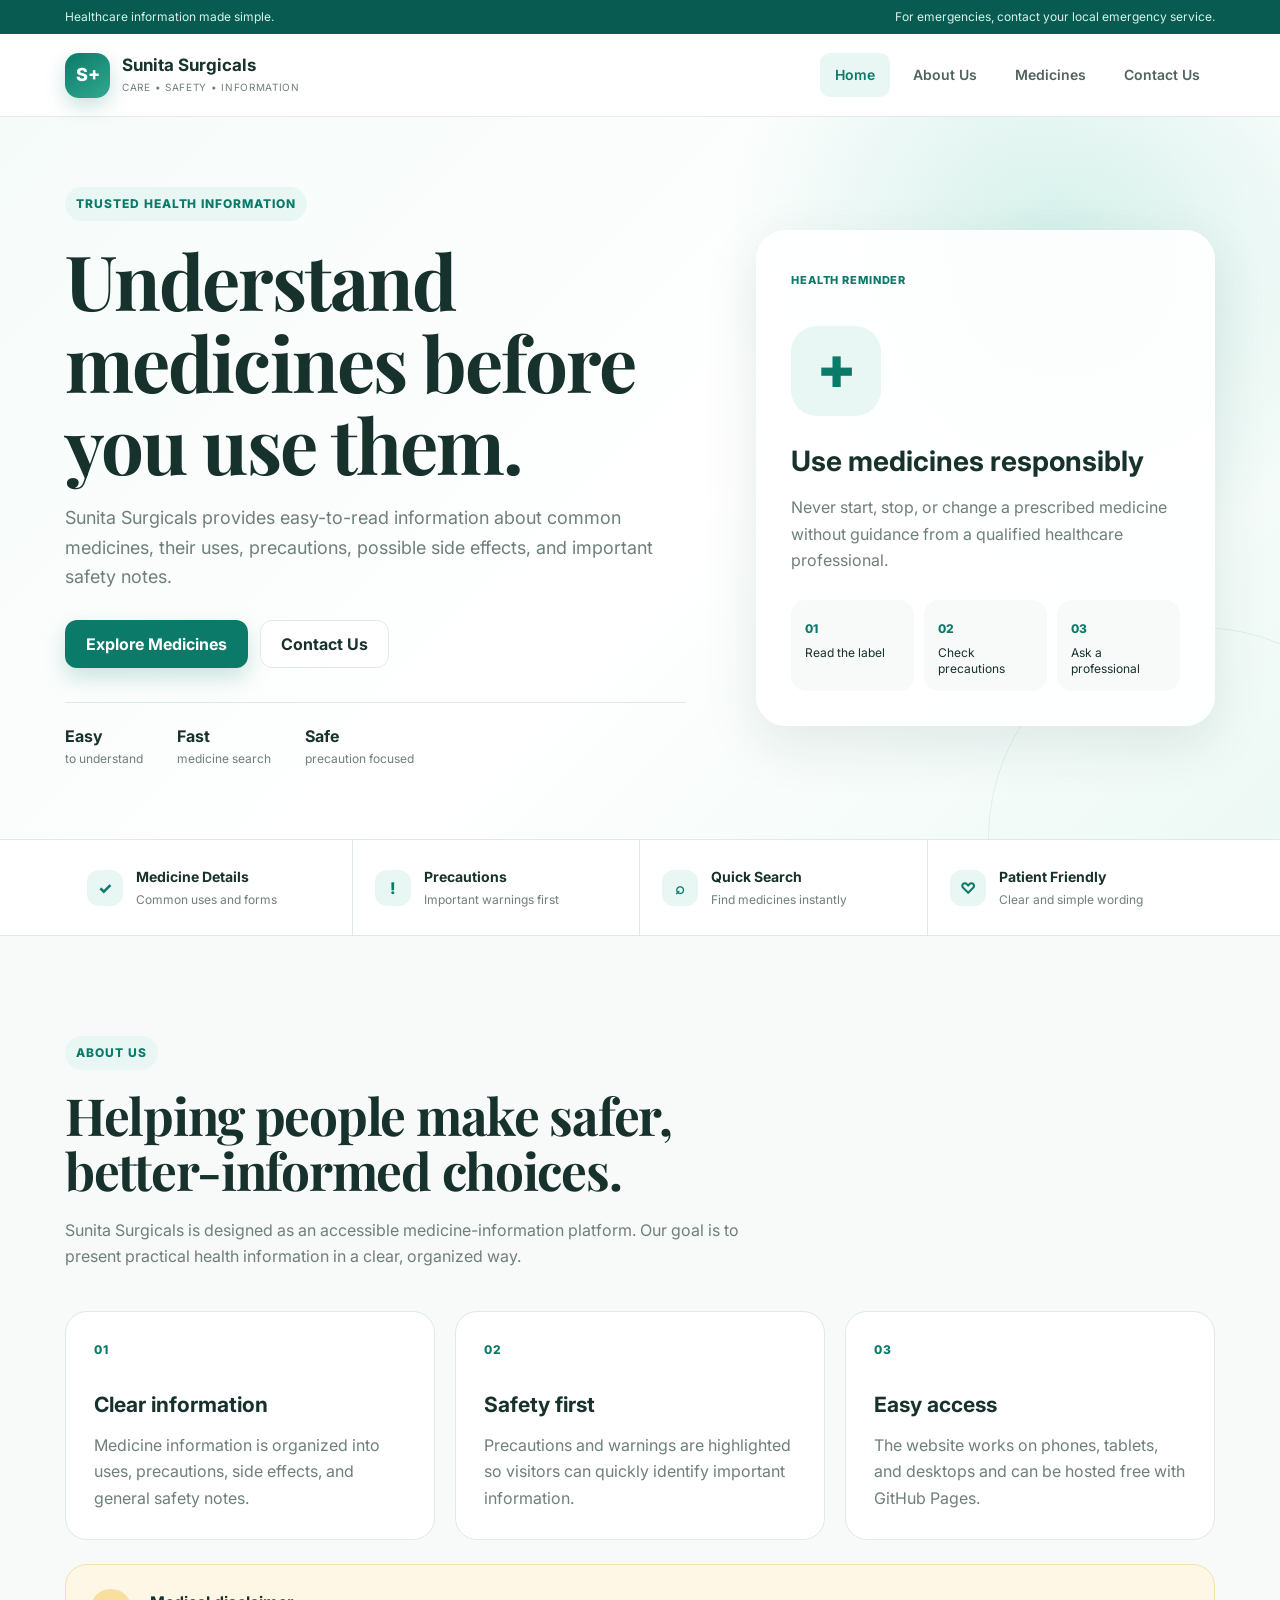
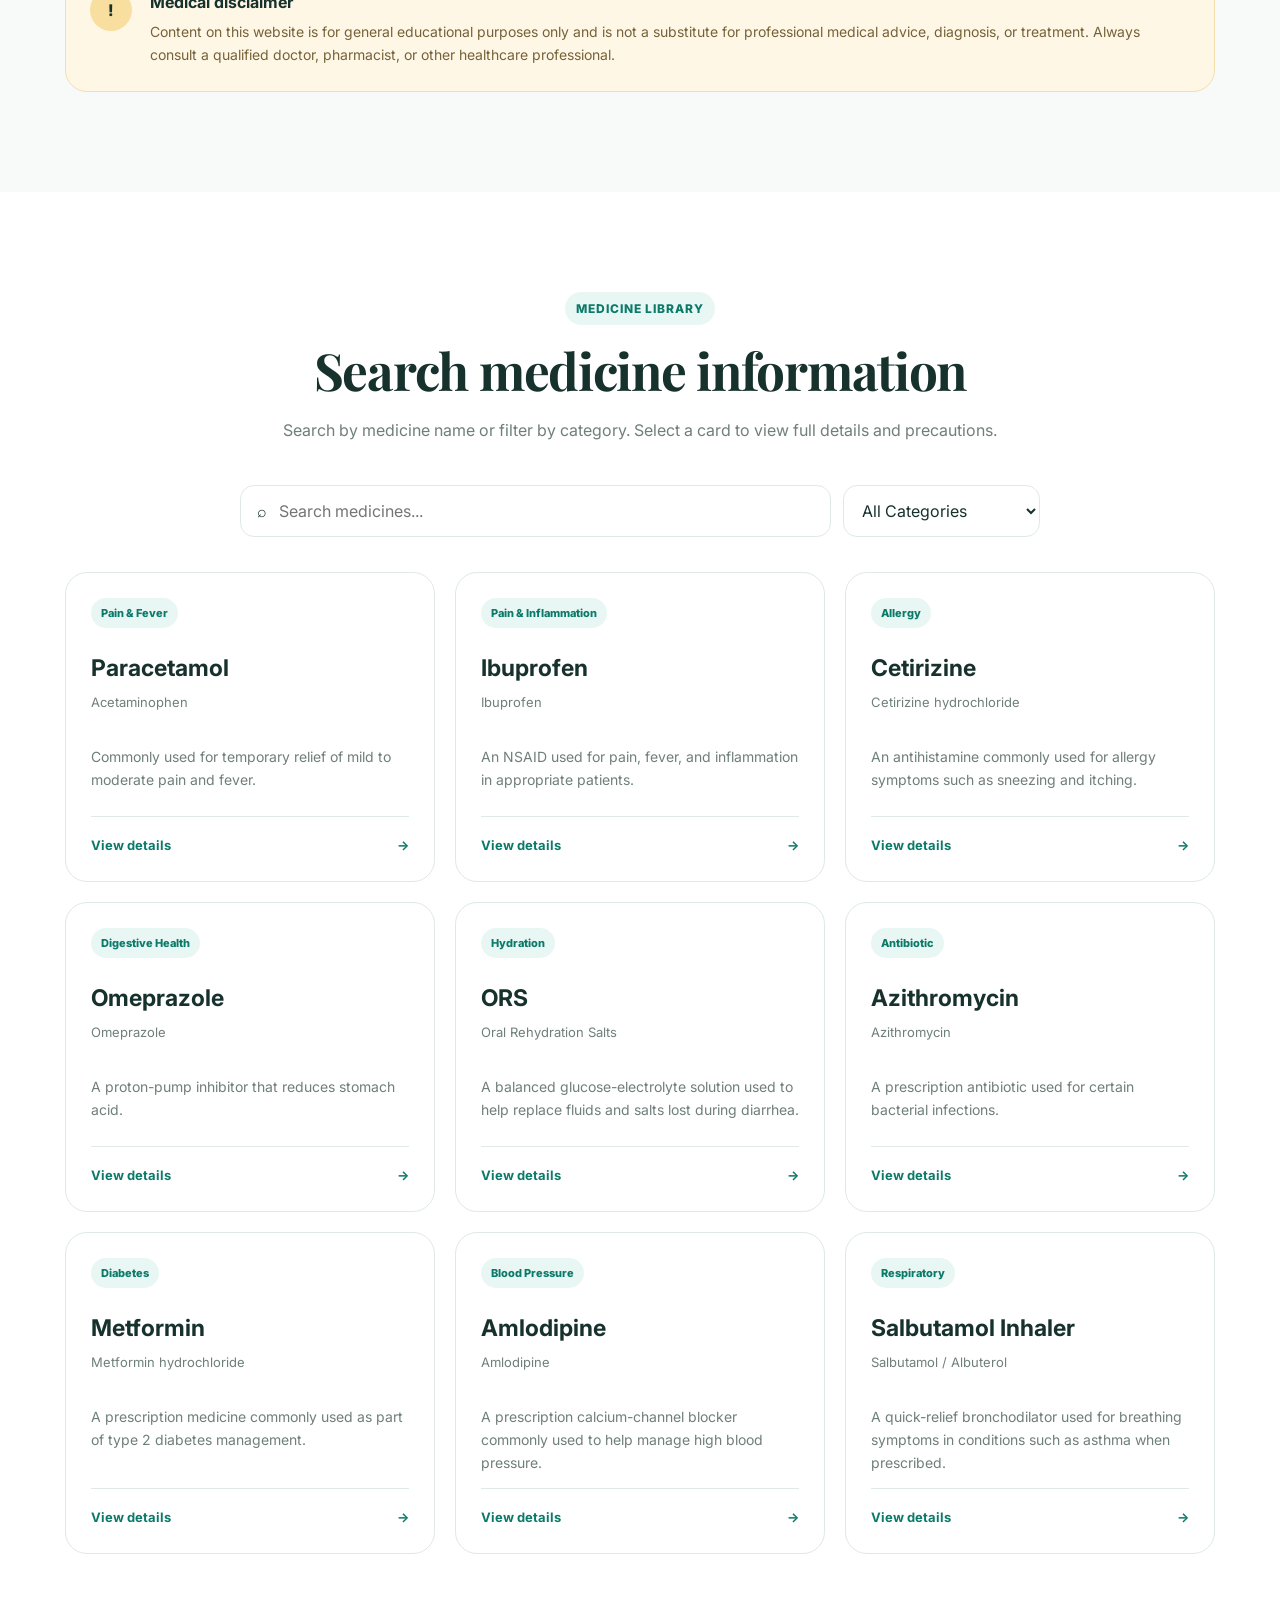
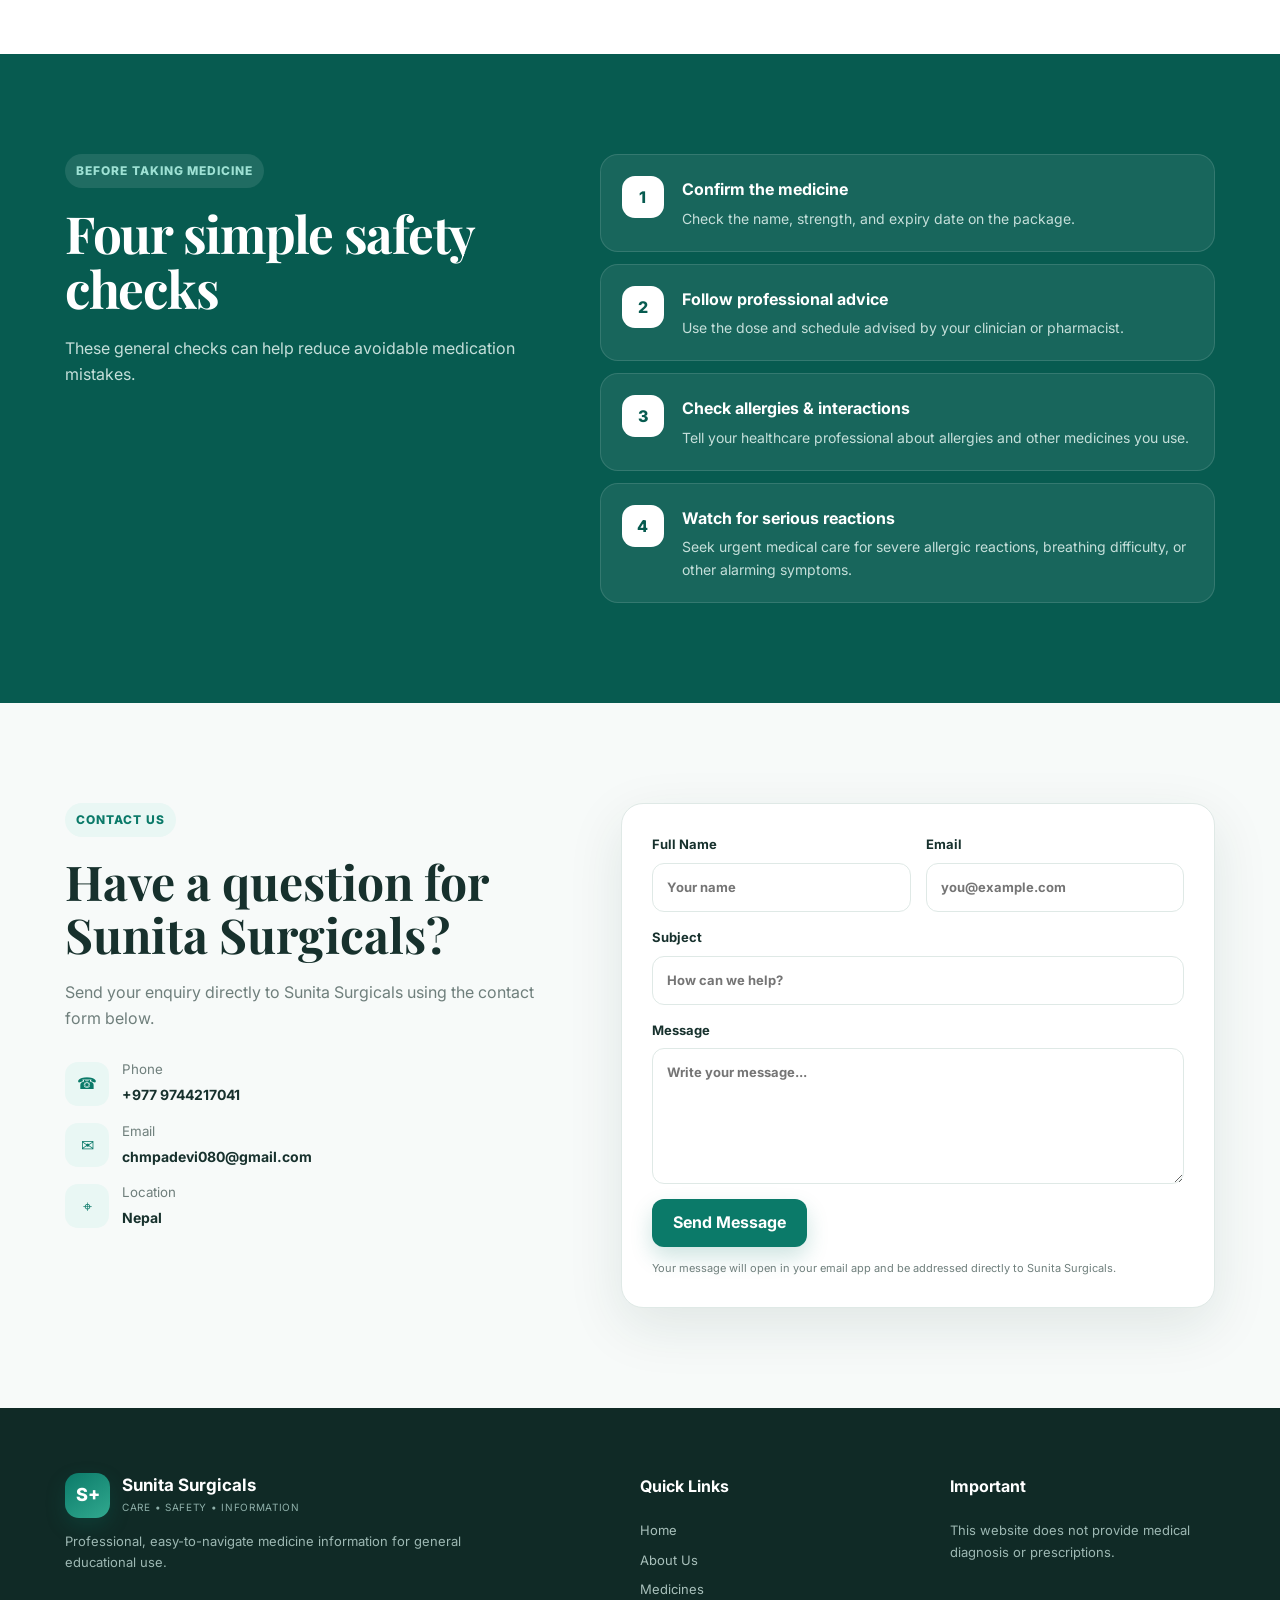
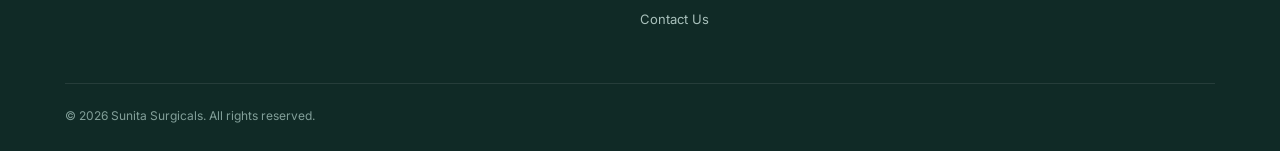
<file: index.html>
<!DOCTYPE html>
<html lang="en">
<head>
  <meta charset="UTF-8" />
  <meta name="viewport" content="width=device-width, initial-scale=1.0" />
  <meta name="description" content="Sunita Surgicals - medicine information, precautions, and healthcare guidance." />
  <title>Sunita Surgicals | Medicine Information & Precautions</title>
  <link rel="preconnect" href="https://fonts.googleapis.com">
  <link rel="preconnect" href="https://fonts.gstatic.com" crossorigin>
  <link href="https://fonts.googleapis.com/css2?family=Inter:wght@400;500;600;700;800&family=Playfair+Display:wght@700&display=swap" rel="stylesheet">
  <link rel="stylesheet" href="assets/css/style.css" />
</head>
<body>
  <div class="top-strip">
    <div class="container top-strip-inner">
      <span>Healthcare information made simple.</span>
      <span>For emergencies, contact your local emergency service.</span>
    </div>
  </div>

  <header class="site-header" id="siteHeader">
    <div class="container nav-wrap">
      <a class="brand" href="#home" aria-label="Sunita Surgicals home">
        <div class="brand-mark">S+</div>
        <div>
          <strong>Sunita Surgicals</strong>
          <small>Care • Safety • Information</small>
        </div>
      </a>

      <button class="menu-toggle" id="menuToggle" aria-label="Open navigation" aria-expanded="false">
        <span></span><span></span><span></span>
      </button>

      <nav class="nav-links" id="navLinks">
        <a href="#home" class="nav-link active">Home</a>
        <a href="#about" class="nav-link">About Us</a>
        <a href="#medicines" class="nav-link">Medicines</a>
        <a href="#contact" class="nav-link">Contact Us</a>
      </nav>
    </div>
  </header>

  <main>
    <section id="home" class="hero section-anchor">
      <div class="container hero-grid">
        <div class="hero-copy reveal">
          <div class="eyebrow">Trusted health information</div>
          <h1>Understand medicines before you use them.</h1>
          <p>
            Sunita Surgicals provides easy-to-read information about common medicines,
            their uses, precautions, possible side effects, and important safety notes.
          </p>
          <div class="hero-actions">
            <a href="#medicines" class="btn btn-primary">Explore Medicines</a>
            <a href="#contact" class="btn btn-secondary">Contact Us</a>
          </div>
          <div class="trust-row">
            <div><strong>Easy</strong><span>to understand</span></div>
            <div><strong>Fast</strong><span>medicine search</span></div>
            <div><strong>Safe</strong><span>precaution focused</span></div>
          </div>
        </div>

        <div class="hero-card reveal">
          <div class="hero-card-badge">Health Reminder</div>
          <div class="medical-icon">✚</div>
          <h3>Use medicines responsibly</h3>
          <p>Never start, stop, or change a prescribed medicine without guidance from a qualified healthcare professional.</p>
          <div class="mini-stats">
            <div><span>01</span><p>Read the label</p></div>
            <div><span>02</span><p>Check precautions</p></div>
            <div><span>03</span><p>Ask a professional</p></div>
          </div>
        </div>
      </div>
    </section>

    <section class="info-bar">
      <div class="container info-grid">
        <div class="info-item reveal"><span>✓</span><div><strong>Medicine Details</strong><p>Common uses and forms</p></div></div>
        <div class="info-item reveal"><span>!</span><div><strong>Precautions</strong><p>Important warnings first</p></div></div>
        <div class="info-item reveal"><span>⌕</span><div><strong>Quick Search</strong><p>Find medicines instantly</p></div></div>
        <div class="info-item reveal"><span>♡</span><div><strong>Patient Friendly</strong><p>Clear and simple wording</p></div></div>
      </div>
    </section>

    <section id="about" class="about section section-anchor">
      <div class="container">
        <div class="section-heading reveal">
          <span class="eyebrow">About us</span>
          <h2>Helping people make safer, better-informed choices.</h2>
          <p>
            Sunita Surgicals is designed as an accessible medicine-information platform.
            Our goal is to present practical health information in a clear, organized way.
          </p>
        </div>

        <div class="about-grid">
          <article class="feature-card reveal">
            <div class="feature-number">01</div>
            <h3>Clear information</h3>
            <p>Medicine information is organized into uses, precautions, side effects, and general safety notes.</p>
          </article>
          <article class="feature-card reveal">
            <div class="feature-number">02</div>
            <h3>Safety first</h3>
            <p>Precautions and warnings are highlighted so visitors can quickly identify important information.</p>
          </article>
          <article class="feature-card reveal">
            <div class="feature-number">03</div>
            <h3>Easy access</h3>
            <p>The website works on phones, tablets, and desktops and can be hosted free with GitHub Pages.</p>
          </article>
        </div>

        <div class="disclaimer reveal">
          <div class="disclaimer-icon">!</div>
          <div>
            <h3>Medical disclaimer</h3>
            <p>
              Content on this website is for general educational purposes only and is not a substitute for professional
              medical advice, diagnosis, or treatment. Always consult a qualified doctor, pharmacist, or other healthcare professional.
            </p>
          </div>
        </div>
      </div>
    </section>

    <section id="medicines" class="medicines section section-anchor">
      <div class="container">
        <div class="section-heading center reveal">
          <span class="eyebrow">Medicine library</span>
          <h2>Search medicine information</h2>
          <p>Search by medicine name or filter by category. Select a card to view full details and precautions.</p>
        </div>

        <div class="medicine-toolbar reveal">
          <div class="search-box">
            <span>⌕</span>
            <input id="medicineSearch" type="search" placeholder="Search medicines..." aria-label="Search medicines" />
          </div>
          <select id="categoryFilter" aria-label="Filter medicines by category">
            <option value="all">All Categories</option>
          </select>
        </div>

        <div id="medicineGrid" class="medicine-grid"></div>
        <div id="emptyState" class="empty-state hidden">
          <div>⌕</div>
          <h3>No medicines found</h3>
          <p>Try another medicine name or category.</p>
        </div>
      </div>
    </section>

    <section class="safety section">
      <div class="container safety-grid">
        <div class="section-heading reveal">
          <span class="eyebrow">Before taking medicine</span>
          <h2>Four simple safety checks</h2>
          <p>These general checks can help reduce avoidable medication mistakes.</p>
        </div>
        <div class="safety-list reveal">
          <div class="safety-step"><span>1</span><div><strong>Confirm the medicine</strong><p>Check the name, strength, and expiry date on the package.</p></div></div>
          <div class="safety-step"><span>2</span><div><strong>Follow professional advice</strong><p>Use the dose and schedule advised by your clinician or pharmacist.</p></div></div>
          <div class="safety-step"><span>3</span><div><strong>Check allergies & interactions</strong><p>Tell your healthcare professional about allergies and other medicines you use.</p></div></div>
          <div class="safety-step"><span>4</span><div><strong>Watch for serious reactions</strong><p>Seek urgent medical care for severe allergic reactions, breathing difficulty, or other alarming symptoms.</p></div></div>
        </div>
      </div>
    </section>

    <section id="contact" class="contact section section-anchor">
      <div class="container contact-grid">
        <div class="contact-copy reveal">
          <span class="eyebrow">Contact us</span>
          <h2>Have a question for Sunita Surgicals?</h2>
          <p>Send your enquiry directly to Sunita Surgicals using the contact form below.</p>

          <div class="contact-details">
            <div><span>☎</span><div><small>Phone</small><strong>+977 9744217041</strong></div></div>
            <div><span>✉</span><div><small>Email</small><strong>chmpadevi080@gmail.com</strong></div></div>
            <div><span>⌖</span><div><small>Location</small><strong>Nepal</strong></div></div>
          </div>
        </div>

        <form class="contact-form reveal" id="contactForm">
          <div class="field-row">
            <label>Full Name<input type="text" id="name" placeholder="Your name" required /></label>
            <label>Email<input type="email" id="email" placeholder="you@example.com" required /></label>
          </div>
          <label>Subject<input type="text" id="subject" placeholder="How can we help?" required /></label>
          <label>Message<textarea id="message" rows="5" placeholder="Write your message..." required></textarea></label>
          <button type="submit" class="btn btn-primary">Send Message</button>
          <p class="form-note">Your message will open in your email app and be addressed directly to Sunita Surgicals.</p>
        </form>
      </div>
    </section>
  </main>

  <footer>
    <div class="container footer-grid">
      <div>
        <a class="brand footer-brand" href="#home">
          <div class="brand-mark">S+</div>
          <div><strong>Sunita Surgicals</strong><small>Care • Safety • Information</small></div>
        </a>
        <p>Professional, easy-to-navigate medicine information for general educational use.</p>
      </div>
      <div>
        <h4>Quick Links</h4>
        <a href="#home">Home</a>
        <a href="#about">About Us</a>
        <a href="#medicines">Medicines</a>
        <a href="#contact">Contact Us</a>
      </div>
      <div>
        <h4>Important</h4>
        <p>This website does not provide medical diagnosis or prescriptions.</p>
      </div>
    </div>
    <div class="container copyright">
      <span>© <span id="year"></span> Sunita Surgicals. All rights reserved.</span>
     
    </div>
  </footer>

  <div class="modal" id="medicineModal" aria-hidden="true">
    <div class="modal-backdrop" data-close-modal></div>
    <div class="modal-card" role="dialog" aria-modal="true" aria-labelledby="modalTitle">
      <button class="modal-close" data-close-modal aria-label="Close">×</button>
      <div id="modalContent"></div>
    </div>
  </div>

  <button id="backToTop" class="back-to-top" aria-label="Back to top">↑</button>

  <script src="assets/js/medicines.js"></script>
  <script src="assets/js/app.js"></script>
</body>
</html>
</file>
<file: assets/css/style.css>
:root {
  --primary: #0b7a69;
  --primary-dark: #075b50;
  --primary-soft: #e9f7f4;
  --accent: #dbf3ee;
  --ink: #17312d;
  --muted: #6f7f7c;
  --line: #dfe9e6;
  --bg: #f7faf9;
  --white: #ffffff;
  --danger: #b54747;
  --warning-bg: #fff7e6;
  --shadow: 0 18px 55px rgba(20, 55, 48, .10);
  --radius: 22px;
}
* { box-sizing: border-box; }
html { scroll-behavior: smooth; }
body {
  margin: 0;
  font-family: "Inter", sans-serif;
  color: var(--ink);
  background: var(--white);
  line-height: 1.65;
}
a { color: inherit; text-decoration: none; }
button, input, textarea, select { font: inherit; }
.container { width: min(1150px, calc(100% - 40px)); margin: auto; }
.top-strip { background: var(--primary-dark); color: #d9f1ec; font-size: 12px; }
.top-strip-inner { min-height: 34px; display:flex; align-items:center; justify-content:space-between; gap:20px; }
.site-header {
  position: sticky; top: 0; z-index: 30; background: rgba(255,255,255,.92);
  backdrop-filter: blur(14px); border-bottom: 1px solid rgba(223,233,230,.9);
}
.nav-wrap { display:flex; align-items:center; justify-content:space-between; min-height:82px; }
.brand { display:flex; align-items:center; gap:12px; }
.brand-mark {
  width:45px; height:45px; border-radius:14px; display:grid; place-items:center;
  background: linear-gradient(145deg, var(--primary), #31a98f); color:white; font-weight:800; font-size:18px;
  box-shadow: 0 8px 20px rgba(11,122,105,.22);
}
.brand strong { display:block; font-size:17px; line-height:1.2; }
.brand small { display:block; margin-top:4px; color:var(--muted); font-size:10px; letter-spacing:.07em; text-transform:uppercase; }
.nav-links { display:flex; gap:8px; align-items:center; }
.nav-link { padding:10px 15px; color:#50635f; font-weight:600; font-size:14px; border-radius:10px; }
.nav-link:hover, .nav-link.active { color:var(--primary); background:var(--primary-soft); }
.menu-toggle { display:none; background:none; border:0; padding:10px; cursor:pointer; }
.menu-toggle span { display:block; width:24px; height:2px; margin:5px; background:var(--ink); }

.hero {
  overflow:hidden; position:relative;
  background:
    radial-gradient(circle at 82% 18%, rgba(95,199,177,.26), transparent 27%),
    linear-gradient(135deg, #f5fbf9 0%, #ffffff 55%, #edf9f5 100%);
}
.hero:after {
  content:""; position:absolute; width:420px; height:420px; border:1px solid rgba(11,122,105,.09);
  border-radius:50%; right:-130px; bottom:-210px;
}
.hero-grid { min-height:650px; display:grid; grid-template-columns:1.15fr .85fr; align-items:center; gap:70px; padding:70px 0; position:relative; z-index:1; }
.eyebrow { display:inline-flex; color:var(--primary); background:var(--primary-soft); padding:7px 11px; border-radius:100px; font-size:12px; font-weight:800; letter-spacing:.08em; text-transform:uppercase; }
.hero h1, .section-heading h2 {
  font-family:"Playfair Display", serif; line-height:1.08; letter-spacing:-.025em; margin:18px 0;
}
.hero h1 { font-size:clamp(44px, 6vw, 76px); max-width:760px; }
.hero-copy > p { max-width:650px; font-size:18px; color:var(--muted); }
.hero-actions { display:flex; gap:12px; margin:28px 0 34px; flex-wrap:wrap; }
.btn { display:inline-flex; justify-content:center; align-items:center; min-height:48px; padding:0 20px; border-radius:12px; font-weight:700; border:1px solid transparent; cursor:pointer; transition:.2s ease; }
.btn-primary { background:var(--primary); color:white; box-shadow:0 10px 22px rgba(11,122,105,.2); }
.btn-primary:hover { transform:translateY(-2px); background:var(--primary-dark); }
.btn-secondary { background:white; border-color:var(--line); }
.btn-secondary:hover { border-color:#b7ccc7; }
.trust-row { display:flex; gap:34px; flex-wrap:wrap; padding-top:20px; border-top:1px solid var(--line); }
.trust-row div { display:flex; flex-direction:column; }
.trust-row strong { font-size:16px; color:var(--ink); }
.trust-row span { color:var(--muted); font-size:12px; }

.hero-card { background:rgba(255,255,255,.9); border:1px solid rgba(255,255,255,.9); border-radius:30px; padding:34px; box-shadow:var(--shadow); position:relative; }
.hero-card-badge { display:inline-flex; font-size:11px; font-weight:800; color:var(--primary); text-transform:uppercase; letter-spacing:.08em; }
.medical-icon { width:90px; height:90px; border-radius:26px; background:var(--primary-soft); color:var(--primary); display:grid; place-items:center; font-size:42px; margin:35px 0 22px; }
.hero-card h3 { font-size:28px; margin:0 0 10px; }
.hero-card > p { color:var(--muted); margin:0 0 26px; }
.mini-stats { display:grid; grid-template-columns:repeat(3,1fr); gap:10px; }
.mini-stats div { background:var(--bg); padding:14px; border-radius:15px; }
.mini-stats span { font-weight:800; color:var(--primary); font-size:12px; }
.mini-stats p { margin:5px 0 0; font-size:12px; line-height:1.35; }

.info-bar { border-top:1px solid var(--line); border-bottom:1px solid var(--line); }
.info-grid { display:grid; grid-template-columns:repeat(4,1fr); }
.info-item { padding:25px 22px; display:flex; gap:13px; align-items:center; border-right:1px solid var(--line); }
.info-item:last-child { border-right:0; }
.info-item > span { width:36px; height:36px; border-radius:12px; background:var(--primary-soft); color:var(--primary); display:grid; place-items:center; font-weight:800; }
.info-item strong { display:block; font-size:14px; }
.info-item p { margin:2px 0 0; font-size:12px; color:var(--muted); }

.section { padding:100px 0; }
.section-anchor { scroll-margin-top:90px; }
.section-heading { max-width:720px; margin-bottom:42px; }
.section-heading.center { text-align:center; margin-left:auto; margin-right:auto; }
.section-heading h2 { font-size:clamp(34px, 4vw, 52px); }
.section-heading p { color:var(--muted); font-size:16px; }
.about { background:var(--bg); }
.about-grid { display:grid; grid-template-columns:repeat(3,1fr); gap:20px; }
.feature-card { padding:28px; background:white; border:1px solid var(--line); border-radius:var(--radius); }
.feature-number { color:var(--primary); font-size:12px; font-weight:800; letter-spacing:.08em; }
.feature-card h3 { margin:28px 0 9px; font-size:21px; }
.feature-card p { color:var(--muted); margin:0; }
.disclaimer { margin-top:24px; padding:24px; background:var(--warning-bg); border:1px solid #f4dfae; border-radius:var(--radius); display:flex; gap:18px; }
.disclaimer-icon { flex:0 0 42px; height:42px; border-radius:50%; background:#f8df9f; display:grid; place-items:center; font-weight:800; }
.disclaimer h3 { margin:0 0 5px; font-size:16px; }
.disclaimer p { margin:0; color:#756239; font-size:14px; }

.medicine-toolbar { display:flex; gap:12px; max-width:800px; margin:0 auto 35px; }
.search-box { flex:1; display:flex; align-items:center; gap:10px; border:1px solid var(--line); border-radius:14px; padding:0 16px; background:white; }
.search-box input { width:100%; border:0; outline:0; min-height:50px; background:transparent; }
#categoryFilter { border:1px solid var(--line); border-radius:14px; padding:0 14px; min-width:180px; outline:0; background:white; color:var(--ink); }
.medicine-grid { display:grid; grid-template-columns:repeat(3,1fr); gap:20px; }
.medicine-card { position:relative; display:flex; flex-direction:column; min-height:310px; background:white; border:1px solid var(--line); border-radius:var(--radius); padding:25px; transition:.2s ease; cursor:pointer; }
.medicine-card:hover { transform:translateY(-5px); box-shadow:var(--shadow); border-color:#b9d7d0; }
.med-badge { align-self:flex-start; color:var(--primary); background:var(--primary-soft); border-radius:100px; padding:6px 10px; font-size:11px; font-weight:800; }
.medicine-card h3 { font-size:23px; margin:22px 0 4px; }
.generic { color:var(--muted); font-size:13px; margin-bottom:17px; }
.medicine-card p { color:var(--muted); font-size:14px; }
.card-footer { margin-top:auto; display:flex; justify-content:space-between; align-items:center; padding-top:18px; border-top:1px solid var(--line); color:var(--primary); font-size:13px; font-weight:700; }
.empty-state { text-align:center; padding:60px; color:var(--muted); }
.empty-state div { font-size:40px; }
.empty-state h3 { color:var(--ink); margin-bottom:5px; }
.hidden { display:none !important; }

.safety { background:var(--primary-dark); color:white; }
.safety .eyebrow { background:rgba(255,255,255,.10); color:#9ee1d4; }
.safety .section-heading p { color:#c5dfda; }
.safety-grid { display:grid; grid-template-columns:.85fr 1.15fr; gap:80px; align-items:start; }
.safety-list { display:grid; gap:12px; }
.safety-step { display:flex; gap:18px; padding:21px; background:rgba(255,255,255,.07); border:1px solid rgba(255,255,255,.12); border-radius:18px; }
.safety-step > span { flex:0 0 42px; height:42px; display:grid; place-items:center; border-radius:13px; background:white; color:var(--primary-dark); font-weight:800; }
.safety-step strong { display:block; margin-bottom:4px; }
.safety-step p { margin:0; color:#c5dfda; font-size:14px; }

.contact { background:var(--bg); }
.contact-grid { display:grid; grid-template-columns:.9fr 1.1fr; gap:70px; align-items:start; }
.contact-copy h2 { font-family:"Playfair Display",serif; font-size:48px; line-height:1.1; margin:18px 0; }
.contact-copy > p { color:var(--muted); }
.contact-details { display:grid; gap:13px; margin-top:28px; }
.contact-details > div { display:flex; gap:13px; align-items:center; }
.contact-details > div > span { width:44px; height:44px; border-radius:13px; background:var(--primary-soft); display:grid; place-items:center; color:var(--primary); }
.contact-details small { display:block; color:var(--muted); }
.contact-details strong { font-size:14px; }
.contact-form { background:white; border:1px solid var(--line); border-radius:var(--radius); padding:30px; box-shadow:var(--shadow); }
.field-row { display:grid; grid-template-columns:1fr 1fr; gap:15px; }
.contact-form label { display:grid; gap:7px; margin-bottom:15px; font-size:13px; font-weight:700; }
.contact-form input, .contact-form textarea {
  width:100%; border:1px solid var(--line); border-radius:12px; padding:13px 14px; outline:0; resize:vertical;
}
.contact-form input:focus, .contact-form textarea:focus { border-color:var(--primary); box-shadow:0 0 0 3px rgba(11,122,105,.08); }
.form-note { font-size:11px; color:var(--muted); margin:12px 0 0; }

footer { background:#102a26; color:#d9e8e4; padding:65px 0 25px; }
.footer-grid { display:grid; grid-template-columns:2fr 1fr 1fr; gap:45px; }
.footer-brand strong { color:white; }
.footer-brand small { color:#8fb0aa; }
.footer-grid > div > p { color:#9db8b3; font-size:13px; max-width:440px; }
.footer-grid h4 { color:white; margin-top:0; }
.footer-grid > div:not(:first-child) a { display:block; color:#a8c0bb; font-size:13px; margin:8px 0; }
.copyright { border-top:1px solid rgba(255,255,255,.09); margin-top:45px; padding-top:22px; display:flex; justify-content:space-between; gap:20px; color:#829f99; font-size:12px; }

.modal { position:fixed; inset:0; display:none; z-index:100; }
.modal.open { display:block; }
.modal-backdrop { position:absolute; inset:0; background:rgba(10,28,24,.68); backdrop-filter:blur(5px); }
.modal-card {
  position:relative; width:min(760px, calc(100% - 30px)); max-height:86vh; overflow:auto; margin:7vh auto;
  background:white; border-radius:25px; padding:32px; box-shadow:0 25px 80px rgba(0,0,0,.25);
}
.modal-close { position:absolute; top:16px; right:18px; width:38px; height:38px; border:0; border-radius:50%; background:var(--bg); font-size:25px; cursor:pointer; }
.modal-title { padding-right:50px; }
.modal-title h2 { margin:10px 0 2px; font-size:34px; }
.modal-title p { margin:0; color:var(--muted); }
.modal-section { padding-top:22px; margin-top:22px; border-top:1px solid var(--line); }
.modal-section h4 { margin:0 0 9px; }
.modal-section p, .modal-section li { color:var(--muted); font-size:14px; }
.precaution-box { background:#fff8e7; border:1px solid #f4dfae; border-radius:15px; padding:16px 18px; }
.precaution-box h4 { color:#755b1c; }
.precaution-box li { color:#756239; }

.back-to-top {
  position:fixed; right:24px; bottom:24px; width:45px; height:45px; border:0; border-radius:14px;
  background:var(--primary); color:white; box-shadow:var(--shadow); cursor:pointer; opacity:0; pointer-events:none; transform:translateY(10px); transition:.2s ease;
}
.back-to-top.show { opacity:1; pointer-events:auto; transform:none; }

.reveal { opacity:0; transform:translateY(18px); transition:opacity .65s ease, transform .65s ease; }
.reveal.visible { opacity:1; transform:none; }

@media (max-width: 950px) {
  .hero-grid, .safety-grid, .contact-grid { grid-template-columns:1fr; gap:40px; }
  .hero-grid { padding:80px 0; }
  .hero-card { max-width:650px; }
  .info-grid { grid-template-columns:1fr 1fr; }
  .info-item:nth-child(2) { border-right:0; }
  .info-item:nth-child(-n+2) { border-bottom:1px solid var(--line); }
  .medicine-grid, .about-grid { grid-template-columns:1fr 1fr; }
}
@media (max-width: 720px) {
  .top-strip-inner span:last-child { display:none; }
  .menu-toggle { display:block; }
  .nav-links {
    position:absolute; left:20px; right:20px; top:78px; display:none; flex-direction:column; align-items:stretch;
    padding:12px; background:white; border:1px solid var(--line); border-radius:16px; box-shadow:var(--shadow);
  }
  .nav-links.open { display:flex; }
  .hero-grid { min-height:auto; gap:35px; }
  .hero h1 { font-size:46px; }
  .mini-stats { grid-template-columns:1fr; }
  .medicine-grid, .about-grid, .footer-grid { grid-template-columns:1fr; }
  .medicine-toolbar, .field-row { grid-template-columns:1fr; display:grid; }
  #categoryFilter { min-height:50px; width:100%; }
  .info-grid { grid-template-columns:1fr; }
  .info-item { border-right:0; border-bottom:1px solid var(--line); }
  .info-item:last-child { border-bottom:0; }
  .section { padding:75px 0; }
  .contact-copy h2 { font-size:39px; }
  .copyright { flex-direction:column; }
}
</file>
